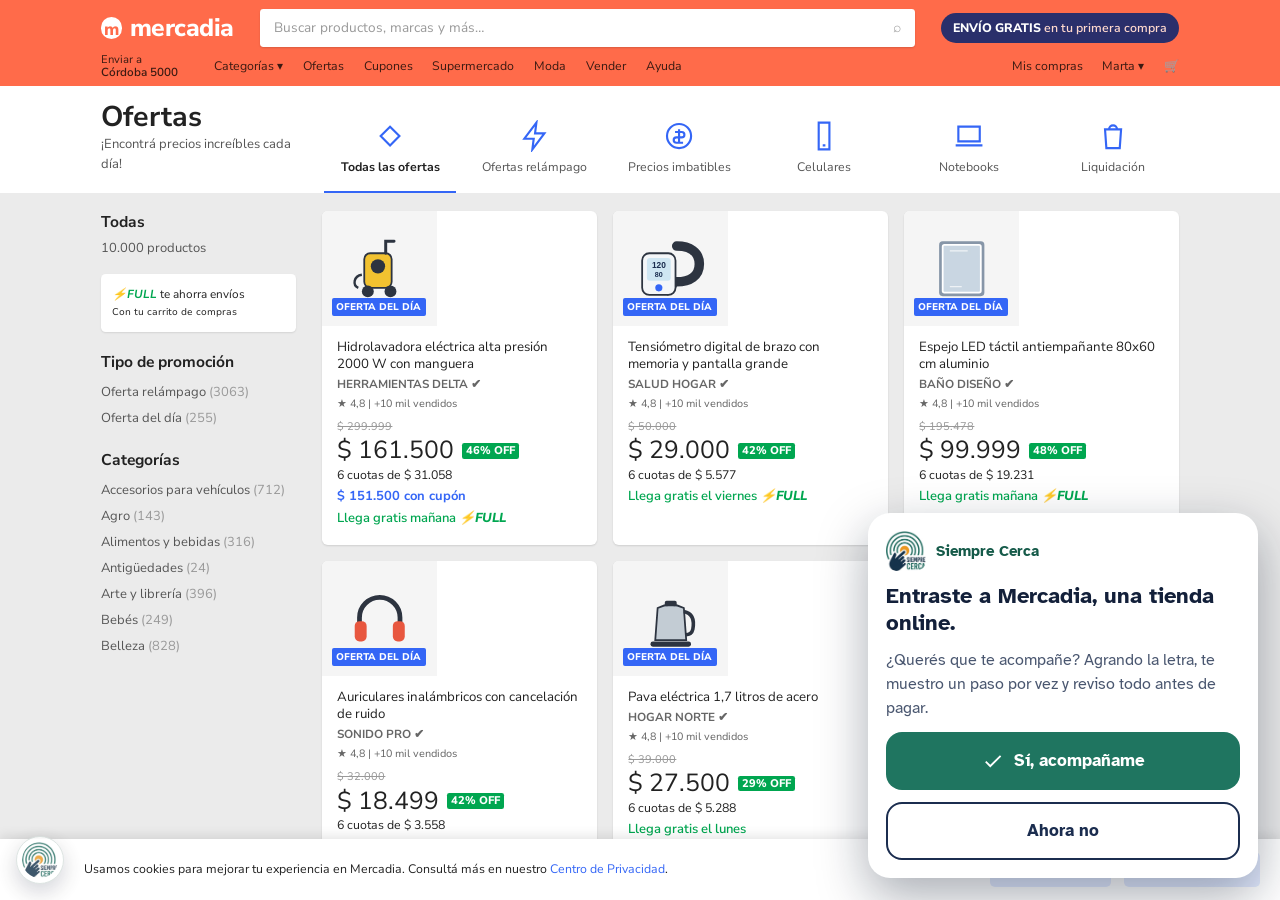
<file: modo-acompanado/index.html>
<!doctype html>
<html lang="es">
<head>
  <meta charset="utf-8">
  <meta name="viewport" content="width=device-width, initial-scale=1, viewport-fit=cover">
  <title>Modo Acompañado</title>
  <meta name="claude:viewport-fit-sides" content="cover">
  <link rel="preconnect" href="https://fonts.googleapis.com">
  <link rel="preconnect" href="https://fonts.gstatic.com" crossorigin>
  <link rel="stylesheet" href="https://fonts.googleapis.com/css2?family=Atkinson+Hyperlegible:wght@400;700&family=Barlow+Condensed:wght@600;700&family=Nunito+Sans:wght@400;600;700;800&display=swap">
  <link rel="stylesheet" href="css/estilos.css">
</head>
<body>
  <!-- La tienda + Siempre Cerca, a pantalla completa -->
  <div class="store" id="store"></div>

  <!-- Herramientas para presentar (no son parte del producto) -->
  <button type="button" class="pres-fab" id="pres-open" aria-controls="pres" aria-expanded="false" aria-label="Abrir la guía de la demo" title="Guía de la demo">
    <img src="img/logo-siempre-cerca.jpg" alt=""><span class="lbl">Guía de la demo</span>
  </button>

  <aside class="pres" id="pres" aria-label="Guía de la demo" hidden>
    <div class="pres-head">
      <img src="img/logo-siempre-cerca.jpg" alt="Logo de Siempre Cerca">
      <div><p class="pres-kicker">Siempre Cerca · prototipo</p><h1>Modo Acompañado</h1></div>
      <button type="button" class="pres-close" id="pres-close" aria-label="Cerrar la guía">✕</button>
    </div>

    <div class="pres-body">
      <div class="mode-switch">
        <span class="mode-label" id="lbl-mode">Modo Acompañado</span>
        <button type="button" class="switch" id="sw-mode" role="switch" aria-checked="false" aria-labelledby="lbl-mode"><span></span></button>
        <span class="mode-state" id="mode-state">Apagado</span>
      </div>

      <section>
        <h3>Recorrido</h3>
        <ol class="route" id="route"></ol>
      </section>

      <section>
        <h3 id="lbl-case">Qué encuentra Cerca al pagar</h3>
        <div class="seg" role="radiogroup" aria-labelledby="lbl-case" id="case-seg">
          <button type="button" id="case-verde" data-case="verde" role="radio" class="seg-btn"><i class="dot verde"></i>Verde</button>
          <button type="button" id="case-amarillo" data-case="amarillo" role="radio" class="seg-btn"><i class="dot amarillo"></i>Amarillo</button>
          <button type="button" id="case-rojo" data-case="rojo" role="radio" class="seg-btn"><i class="dot rojo"></i>Rojo</button>
        </div>
        <p class="hint" id="case-hint"></p>
      </section>

      <article class="why" id="why"></article>

      <details class="real">
        <summary>Qué funciona y qué está simulado</summary>
        <div class="table-wrap">
          <table>
            <tbody>
              <tr><td>Recorrido de compra completo, con y sin acompañamiento</td><td><span class="pill ok">Funciona</span></td></tr>
              <tr><td>Agrandar letra y botones, esconder distracciones</td><td><span class="pill ok">Funciona</span></td></tr>
              <tr><td>Resaltar el próximo paso</td><td><span class="pill ok">Funciona</span></td></tr>
              <tr><td>Leer en voz alta y «Tocar y escuchar»</td><td><span class="pill ok">Funciona</span></td></tr>
              <tr><td>Reconocer que se entró a una tienda</td><td><span class="pill sim">Simulado</span></td></tr>
              <tr><td>Semáforo Cerca (3 casos precargados)</td><td><span class="pill sim">Simulado</span></td></tr>
              <tr><td>Búsqueda por voz</td><td><span class="pill sim">Simulado</span></td></tr>
              <tr><td>Llamada a un familiar o a un operador</td><td><span class="pill sim">Simulado</span></td></tr>
            </tbody>
          </table>
        </div>
        <p class="hint"><b>Falta validar:</b> pruebas con personas mayores, permisos para mostrarse encima de otras apps, acuerdos con tiendas y bancos, operadores capacitados.</p>
      </details>

      <div class="pres-foot">
        <button type="button" class="ghost-btn" id="btn-reset">Reiniciar demo</button>
        <span class="hint">Mercadia es una tienda ficticia. Nada compra, cobra ni llama de verdad.</span>
      </div>
    </div>
  </aside>

  <div class="toast" id="toast" role="status" hidden></div>
  <script src="js/app.js"></script>
</body>
</html>
</file>
<file: modo-acompanado/css/estilos.css>
/* Layout: la tienda ocupa toda la pantalla como una web real; Siempre Cerca se acopla a la derecha.
   Las herramientas para presentar viven en un panel aparte que se abre desde abajo a la izquierda. */
:root {
  /* Página (sigue el tema claro/oscuro del visitante) */
  --bg: #EEF2F1;
  --surface: #FFFFFF;
  --fg: #152036;
  --muted: #56637A;
  --line: #D6DFDC;
  --accent: #1F7560;
  --accent-soft: #DDEFE8;

  /* Marca Siempre Cerca (sale del logo) */
  --navy: #1B2D4F;
  --green: #1F7560;
  --green-dark: #155A49;
  --orange: #EE9B2A;
  --orange-dark: #A85F06;

  /* Semáforo */
  --ok: #1E8A4C;
  --warn: #D99A00;
  --bad: #C8322B;

  --font-display: "Barlow Condensed", "Arial Narrow", sans-serif;
  --font-ui: "Atkinson Hyperlegible", Verdana, "Segoe UI", sans-serif;
  --font-store: "Nunito Sans", "Segoe UI", Helvetica, Arial, sans-serif;
}
@media (prefers-color-scheme: dark) {
  :root:not([data-theme="light"]) {
    --bg: #0E1624; --surface: #162134; --fg: #E7EDF3; --muted: #9AA9BC;
    --line: #283650; --accent: #5CC4A6; --accent-soft: #163630; --orange-dark: #F3B259;
    color-scheme: dark;
  }
}
:root[data-theme="dark"] {
  --bg: #0E1624; --surface: #162134; --fg: #E7EDF3; --muted: #9AA9BC;
  --line: #283650; --accent: #5CC4A6; --accent-soft: #163630; --orange-dark: #F3B259;
  color-scheme: dark;
}

* { box-sizing: border-box; }
[hidden] { display: none !important; }
body { margin: 0; background: var(--bg); color: var(--fg); font-family: var(--font-ui); font-size: 15px; line-height: 1.5; }
html, body { height: 100%; }
body { overflow: hidden; }
button { font: inherit; cursor: pointer; color: inherit; }
button:focus-visible, a:focus-visible { outline: 3px solid var(--orange); outline-offset: 2px; }

/* =========================================================
   TIENDA (Mercadia, ficticia). Ocupa toda la pantalla.
   Todas las medidas en em para que Siempre Cerca pueda agrandarla.
   ========================================================= */
.store { position: fixed; inset: 0; display: grid; grid-template-columns: minmax(0, 1fr); background: #EBEBEB; color: #222; font-family: var(--font-store); }
.store.acomp { grid-template-columns: minmax(0, 1fr) clamp(360px, 27vw, 430px); }
.site { position: relative; overflow-y: auto; overflow-x: hidden; scroll-behavior: smooth; }
.site-inner { position: relative; font-size: clamp(13px, 1vw, 16px); min-height: 100%; padding-left: env(safe-area-inset-left, 0px); }
.store.acomp .site-inner { font-size: calc(clamp(16px, 1.28vw, 21px) * var(--lvl, 1)); }

.m-head { background: #FF6B4A; }
.m-head-in { max-width: 1120px; margin: 0 auto; padding: .7em 1.6em .55em; display: grid; grid-template-columns: auto 1fr auto; gap: .5em 2em; align-items: center; }
.m-logo { font-weight: 800; font-size: 1.9em; color: #fff; letter-spacing: -.02em; display: flex; align-items: center; gap: .3em; }
.m-logo i { width: 1.25em; height: 1.25em; border-radius: 50%; background: #fff; display: grid; place-items: center; color: #FF6B4A; font-style: normal; font-size: .7em; }
.m-search { background: #fff; border-radius: .25em; padding: .65em 1em; color: #999; font-size: 1.05em; box-shadow: 0 1px 2px rgba(0,0,0,.15); display: flex; justify-content: space-between; }
.m-promo { background: #2A2F6B; color: #fff; border-radius: 2em; padding: .45em 1em; font-weight: 800; font-size: .95em; white-space: nowrap; }
.m-promo span { color: #FFD9CE; font-weight: 600; }
.m-nav { grid-column: 1 / -1; display: flex; gap: 1.6em; font-size: .95em; color: #3B1A12; align-items: center; }
.m-nav .send { color: #3B1A12; font-size: .9em; line-height: 1.1; margin-right: 1.5em; }
.m-nav .send b { display: block; font-weight: 600; font-size: 1.05em; }
.m-nav .right { margin-left: auto; display: flex; gap: 1.6em; }
.m-head.simple .m-head-in { grid-template-columns: auto 1fr auto; padding-block: .9em; }
.m-user { color: #fff; font-weight: 700; display: flex; gap: 1.4em; align-items: center; }
.m-user .av { width: 1.9em; height: 1.9em; border-radius: 50%; background: #fff; color: #FF6B4A; display: inline-grid; place-items: center; font-size: .8em; margin-right: .4em; }

.m-wrap { max-width: 1120px; margin: 0 auto; padding: 1.4em 1.6em 3em; }
.m-cats { background: #fff; }
.m-cats-in { max-width: 1120px; margin: 0 auto; padding: 1.3em 1.6em 0; display: grid; grid-template-columns: 1.6fr repeat(6, 1fr); align-items: end; gap: 1em; }
.m-cats h2 { margin: 0; font-size: 2.2em; font-weight: 700; line-height: 1; }
.m-cats p { margin: .3em 0 1.4em; color: #555; }
.m-cat { text-align: center; color: #555; font-size: .95em; padding-bottom: 1.1em; border-bottom: .2em solid transparent; }
.m-cat.on { color: #222; font-weight: 700; border-color: #3466F6; }
.m-cat svg { width: 2.6em; height: 2.6em; display: block; margin: 0 auto .5em; stroke: #3466F6; fill: none; stroke-width: 1.6; }

.m-list { display: grid; grid-template-columns: 15em minmax(0, 1fr); gap: 2em; }
.m-side h4 { margin: 0 0 .3em; font-size: 1.2em; }
.m-side p { margin: 0 0 1.2em; color: #555; }
.m-side .full { background: #fff; border-radius: .4em; padding: 1em; margin-bottom: 1.6em; box-shadow: 0 1px 2px rgba(0,0,0,.1); font-size: .9em; }
.m-side .full b { color: #00A650; font-style: italic; }
.m-side ul { list-style: none; margin: 0 0 1.4em; padding: 0; color: #555; line-height: 2; }
.m-side ul span { color: #999; }
.m-grid { display: grid; grid-template-columns: repeat(3, minmax(0, 1fr)); gap: 1.2em; align-content: start; }
.m-card { background: #fff; border-radius: .45em; box-shadow: 0 1px 2px rgba(0,0,0,.12); overflow: hidden; display: flex; flex-direction: column; cursor: pointer; border: 0; padding: 0; text-align: left; font: inherit; color: inherit; }
.m-card:hover { box-shadow: 0 6px 16px rgba(0,0,0,.14); }
.m-card .img { aspect-ratio: 1 / 1; background: #F5F5F5; display: grid; place-items: center; position: relative; }
.m-card .img svg { width: 62%; height: 62%; }
.m-card .tagday { position: absolute; left: 1em; bottom: 1em; background: #3466F6; color: #fff; font-weight: 800; font-size: .75em; padding: .2em .5em; border-radius: .2em; }
.m-card .body { padding: 1em 1.2em 1.3em; display: flex; flex-direction: column; gap: .2em; }
.m-card .t { font-size: 1.02em; line-height: 1.3; }
.m-card .seller { color: #666; font-size: .9em; font-weight: 700; }
.m-card .rate { font-size: .82em; color: #666; }
.m-card .old { color: #999; text-decoration: line-through; font-size: .85em; margin-top: .4em; }
.m-card .price { font-size: 1.9em; line-height: 1; display: flex; align-items: center; gap: .3em; }
.off { background: #00A650; color: #fff; font-size: .45em; font-weight: 800; padding: .2em .35em; border-radius: .2em; }
.m-card .cuotas { font-size: .95em; }
.green-t { color: #00A650; font-weight: 600; }
.full-t { color: #00A650; font-style: italic; font-weight: 800; }
.ver { color: #3466F6; font-weight: 700; }

.m-cookie { position: sticky; bottom: 0; background: #fff; box-shadow: 0 -2px 12px rgba(0,0,0,.12); padding: 1em 1.6em; display: flex; gap: 1em; align-items: center; font-size: .95em; z-index: 2; }
.m-cookie span { flex: 1; }
.m-cookie button { border: 0; background: #E3EBFF; color: #3466F6; font-weight: 700; padding: .7em 1.2em; border-radius: .4em; font: inherit; font-weight: 700; }

/* Producto */
.m-also { font-size: .95em; color: #333; margin-bottom: 1em; }
.m-crumbs { color: #3466F6; font-size: .95em; margin-bottom: 1em; display: flex; justify-content: space-between; }
.m-prod { background: #fff; border-radius: .45em; box-shadow: 0 1px 2px rgba(0,0,0,.1); padding: 1.6em; display: grid; grid-template-columns: 4.5em minmax(0, 1.25fr) minmax(0, 1fr) 21em; gap: 1.6em; align-items: start; }
.m-thumbs { display: flex; flex-direction: column; gap: .5em; }
.m-thumbs i { aspect-ratio: 1; border: 1px solid #ddd; border-radius: .3em; background: #F5F5F5; display: block; }
.m-thumbs i:first-child { border: 2px solid #3466F6; }
.m-gallery { aspect-ratio: 1; background: #F7F7F7; border-radius: .4em; display: grid; place-items: center; }
.m-gallery svg { width: 75%; height: 75%; }
.m-info { display: flex; flex-direction: column; gap: .45em; }
.m-info .store-link { color: #3466F6; font-size: .95em; }
.m-info .meta { color: #777; font-size: .9em; }
.m-info .badge-hot { align-self: flex-start; background: #FF7733; color: #fff; font-size: .75em; font-weight: 800; padding: .15em .45em; border-radius: .2em; }
.m-info h3 { margin: 0; font-size: 1.6em; line-height: 1.2; font-weight: 700; }
.m-info .stars { color: #3466F6; font-size: .95em; }
.m-info .price { font-size: 2.4em; line-height: 1; display: flex; align-items: center; gap: .25em; }
.m-info .tax { font-size: .8em; color: #777; }
.m-info .coupon { align-self: flex-start; background: #E3EBFF; color: #3466F6; font-weight: 700; padding: .3em .6em; border-radius: .3em; font-size: .95em; }
.m-info .feat { margin-top: .6em; font-size: .95em; }
.m-info .feat ul { margin: .3em 0 0; padding-left: 1.2em; line-height: 1.7; }
.m-buy { border: 1px solid #e3e3e3; border-radius: .5em; padding: 1.3em; display: flex; flex-direction: column; gap: .6em; font-size: .98em; }
.m-buy p { margin: 0; line-height: 1.35; }
.m-buy .stock { font-weight: 700; margin-top: .4em; }
.btn-m { border: 0; border-radius: .4em; padding: .95em 1em; font: inherit; font-weight: 700; font-size: 1.05em; width: 100%; }
.btn-m.primary { background: #3466F6; color: #fff; }
.btn-m.primary:hover { background: #2552D6; }
.btn-m.soft { background: #E3EBFF; color: #3466F6; }
.m-buy .shopinfo { border-top: 1px solid #eee; padding-top: .8em; font-size: .92em; color: #555; }

/* Protección */
.m-white { background: #fff; min-height: 100vh; }
.m-prot { max-width: 1120px; margin: 0 auto; padding: 2em 1.6em; display: flex; flex-direction: column; gap: 1.1em; }
.m-prot h2 { margin: 0; font-size: 2.1em; font-weight: 700; }
.m-prot .for { display: flex; gap: 1em; align-items: center; }
.m-prot .for i { width: 3.6em; height: 3.6em; border-radius: 50%; border: 2px solid #00A650; display: grid; place-items: center; background: #F5F5F5; }
.m-prot .for i svg { width: 70%; height: 70%; }
.m-prot .for small { display: block; color: #777; font-size: .95em; }
.opt { display: flex; align-items: center; gap: 1em; border: 1px solid #ddd; border-radius: .5em; padding: 1.5em 1.6em; background: #fff; font: inherit; color: inherit; width: 100%; text-align: left; position: relative; }
.opt.sel { border: 2px solid #3466F6; }
.opt .radio { width: 1.3em; height: 1.3em; border-radius: 50%; border: 2px solid #888; flex: none; display: grid; place-items: center; }
.opt.sel .radio { border-color: #3466F6; }
.opt.sel .radio::after { content: ""; width: .6em; height: .6em; border-radius: 50%; background: #3466F6; }
.opt .name { font-size: 1.4em; flex: 1; }
.opt .p { text-align: right; font-size: 1.1em; }
.opt .p s { color: #999; margin-right: .4em; }
.opt .p small { display: block; color: #00A650; }
.opt .rec { position: absolute; top: -1px; right: -1px; background: #222; color: #fff; font-size: .78em; font-weight: 800; padding: .3em .7em; border-radius: 0 .45em 0 .3em; }
.m-prot .actions { display: flex; align-items: center; gap: 1em; margin-top: .6em; }
.m-prot .actions p { flex: 1; margin: 0; font-size: .95em; }
.m-prot .actions .btn-m { width: auto; padding-inline: 1.6em; }
.blue { color: #3466F6; }

/* Checkout */
.m-check { max-width: 1120px; margin: 0 auto; padding: 1.6em; display: grid; grid-template-columns: minmax(0, 1fr) 24em; gap: 1.6em; align-items: start; }
.m-check h2 { margin: 0 0 .6em; font-size: 1.9em; font-weight: 700; }
.m-box { background: #fff; border: 1px solid #e5e5e5; border-radius: .8em; padding: 1.4em 1.5em; margin-bottom: 1.1em; }
.m-box h4 { margin: 0 0 .8em; font-size: 1.35em; font-weight: 700; }
.m-item { display: flex; gap: 1em; align-items: center; margin-bottom: 1.2em; }
.m-item i { width: 4.6em; height: 4.6em; background: #F5F5F5; border-radius: .3em; display: grid; place-items: center; flex: none; }
.m-item i svg { width: 80%; height: 80%; }
.m-item small { color: #777; display: block; }
.m-item .tagday { background: #3466F6; color: #fff; font-weight: 800; font-size: .7em; padding: .15em .45em; border-radius: .2em; }
.m-tabs { display: inline-grid; grid-template-columns: 1fr 1fr; background: #F2F2F2; border-radius: .6em; padding: .25em; margin-bottom: .9em; }
.m-tabs span { padding: .55em 3em; text-align: center; border-radius: .5em; line-height: 1.2; }
.m-tabs span.on { background: #fff; border: 1px solid #3466F6; }
.m-tabs small { display: block; color: #00A650; }
.m-addr { border: 1px solid #3466F6; border-radius: .5em; padding: 1em 1.2em; }
.m-addr b { display: block; }
.m-row { display: flex; justify-content: space-between; align-items: center; padding: .55em 0; }
.m-row .r { display: flex; gap: .7em; align-items: center; }
.m-row .rd { width: 1.1em; height: 1.1em; border-radius: 50%; border: 2px solid #999; display: inline-grid; place-items: center; }
.m-row .rd.on { border-color: #3466F6; }
.m-row .rd.on::after { content: ""; width: .5em; height: .5em; border-radius: 50%; background: #3466F6; }
.m-pay { display: flex; gap: 1em; align-items: center; padding: .7em 0; }
.m-pay .card { width: 2.6em; height: 2.6em; border-radius: 50%; border: 1px solid #ddd; display: grid; place-items: center; }
.m-pay .card svg { width: 1.3em; height: 1.3em; }
.m-sum { position: sticky; top: 1em; background: #fff; border: 1px solid #e5e5e5; border-radius: .8em; padding: 1.4em 1.5em; }
.m-sum h4 { margin: 0 0 .8em; font-size: 1.4em; }
.m-sum .ln { display: flex; justify-content: space-between; padding: .35em 0; font-variant-numeric: tabular-nums; }
.m-sum .ln.disc span:last-child { color: #00A650; }
.m-sum .tot { border-top: 1px solid #e5e5e5; margin-top: .6em; padding-top: .8em; font-size: 1.35em; font-weight: 700; }
.m-sum .btn-m { margin-top: 1em; }
.m-sum .save { text-align: right; color: #00A650; font-size: .9em; }
.m-tip { position: relative; display: inline-block; background: #3466F6; color: #fff; padding: .6em 1em; border-radius: .4em; font-size: .9em; margin-top: -.3em; }

.m-chat { position: absolute; right: 1.6em; bottom: 1.6em; width: 22em; background: #fff; border-radius: .8em; box-shadow: 0 10px 30px rgba(0,0,0,.28); overflow: hidden; z-index: 3; }
.m-chat header { background: #25374F; color: #fff; padding: .7em 1em; font-weight: 700; display: flex; justify-content: space-between; }
.m-chat p { margin: 0; padding: 1em; font-size: .95em; line-height: 1.4; }
.m-chat .btn-m { width: calc(100% - 2em); margin: 0 1em 1em; background: #25D366; color: #fff; }

/* Listo */
.m-done { max-width: 760px; margin: 0 auto; padding: 3em 1.6em; text-align: center; display: flex; flex-direction: column; align-items: center; gap: .7em; }
.m-done .ok { width: 5em; height: 5em; border-radius: 50%; background: #00A650; display: grid; place-items: center; }
.m-done .ok svg { width: 60%; fill: #fff; }
.m-done h2 { margin: 0; font-size: 2em; }
.m-done .m-box { text-align: left; width: 100%; }

/* --------- Tienda adaptada por Siempre Cerca --------- */
.store.acomp .hide-acomp { display: none !important; }
.store.acomp .m-head-in { padding-block: .6em; }
.store.acomp .m-nav { display: none; }
.store.acomp .m-promo { display: none; }
.store.acomp .m-list { grid-template-columns: minmax(0, 1fr); }
.store.acomp .m-grid { grid-template-columns: repeat(2, minmax(0, 1fr)); }
.store.acomp .m-card .img { aspect-ratio: 16 / 10; }
.store.acomp .m-prod { grid-template-columns: minmax(0, 1fr) minmax(0, 1.3fr); }
.store.acomp .m-buy { grid-column: 1 / -1; }
.store.acomp .m-check { grid-template-columns: minmax(0, 1fr); }
.store.acomp .m-sum { position: static; }
.store.acomp .btn-m { padding-block: 1.1em; }
.store.acomp .m-wrap, .store.acomp .m-prot, .store.acomp .m-check { padding-bottom: 6em; }

/* Foco (el "agujero" que deja ver solo el próximo paso) */
.spot { position: absolute; z-index: 20; pointer-events: none; border-radius: .9em; box-shadow: 0 0 0 4px var(--orange), 0 0 0 9999px rgba(13, 22, 40, .58); transition: transform .38s cubic-bezier(.2,.8,.2,1); top: 0; left: 0; }
.spot::after { content: ""; position: absolute; inset: -10px; border-radius: 1.2em; border: 3px solid rgba(238,155,42,.6); animation: ring 1.6s ease-out infinite; }
@keyframes ring { from { opacity: 1; transform: scale(.98); } to { opacity: 0; transform: scale(1.06); } }
.spot-tag { position: absolute; left: 50%; top: -2.6em; transform: translateX(-50%); background: var(--orange); color: #1E1405; font-family: var(--font-ui); font-weight: 700; font-size: 15px; padding: .35em .9em; border-radius: 2em; white-space: nowrap; box-shadow: 0 4px 10px rgba(0,0,0,.25); }
.spot.below .spot-tag { top: auto; bottom: -2.6em; }
.spot.remote { box-shadow: 0 0 0 4px #5CC4A6, 0 0 0 9999px rgba(13, 22, 40, .58); }
.spot.remote .spot-tag { background: #5CC4A6; }
.store.listen [data-say] { outline: 2px dashed rgba(31,117,96,.7); outline-offset: 3px; border-radius: .3em; cursor: help; }
.store.listen [data-say]:hover { background-color: rgba(31,117,96,.09); }

/* =========================================================
   PANEL SIEMPRE CERCA (se acopla a la derecha de la tienda)
   ========================================================= */
.sc { font-family: var(--font-ui); background: #F6F9F8; color: #13203A; border-left: 1px solid #CFDAD5; display: flex; flex-direction: column; min-height: 0; font-size: 17px; box-shadow: -10px 0 30px rgba(10,20,40,.12); position: relative; z-index: 30; animation: slidein .4s ease-out; }
@keyframes slidein { from { transform: translateX(40px); opacity: 0; } }
.sc-top { display: flex; align-items: center; gap: 10px; padding: 14px 16px; background: #fff; border-bottom: 1px solid #DCE5E1; }
.sc-brand { flex: 1; min-width: 0; display: flex; gap: 10px; align-items: center; }
.sc-brand img { width: 42px; height: 42px; border-radius: 10px; object-fit: cover; }
.sc-brand > div { min-width: 0; }
.sc-brand b { display: block; white-space: nowrap; overflow: hidden; text-overflow: ellipsis; font-family: var(--font-display); font-size: 18px; line-height: 1; color: var(--navy); letter-spacing: .02em; }
.sc-brand small { font-size: 12.5px; color: #4A5770; }
.sc-call { flex: none; display: flex; align-items: center; gap: 8px; background: var(--orange); color: #1E1405; border: 0; border-radius: 16px; padding: 0 14px; height: 56px; font-weight: 700; font-size: 17px; box-shadow: 0 4px 12px rgba(238,155,42,.4); }
.sc-call:hover { background: #F5AC45; }
.sc-call svg { width: 24px; height: 24px; fill: currentColor; }

.sc-tools { display: grid; grid-template-columns: repeat(3, 1fr); gap: 8px; padding: 12px 16px; border-bottom: 1px solid #DCE5E1; }
.tool { display: flex; flex-direction: column; align-items: center; gap: 4px; background: #fff; border: 2px solid #D3DED9; border-radius: 14px; padding: 8px 4px; font-size: 13px; font-weight: 700; color: #1B2D4F; min-height: 66px; }
.tool svg { width: 24px; height: 24px; fill: currentColor; }
.tool[aria-pressed="true"] { background: var(--green); border-color: var(--green); color: #fff; }
.tool .sizes { display: flex; gap: 2px; align-items: baseline; font-family: var(--font-display); }
.tool .sizes span { opacity: .45; } .tool .sizes span.on { opacity: 1; }

.sc-prog { padding: 12px 16px 0; }
.sc-prog .lbl { display: flex; justify-content: space-between; font-size: 13.5px; font-weight: 700; color: var(--green-dark); }
.dots { display: grid; grid-template-columns: repeat(5, 1fr); gap: 6px; margin-top: 8px; }
.dots i { height: 8px; border-radius: 8px; background: #D5E2DC; }
.dots i.done { background: var(--green); }
.dots i.now { background: var(--orange); }

.sc-body { flex: 1; min-height: 0; overflow-y: auto; padding: 14px 16px 16px; display: flex; flex-direction: column; gap: 14px; }
.say { display: flex; gap: 12px; align-items: flex-start; }
.say .face { width: 46px; height: 46px; flex: none; border-radius: 50%; background: #fff; border: 2px solid #CFE3DA; display: grid; place-items: center; }
.say .face svg { width: 30px; height: 30px; }
.say .bubble { background: #fff; border: 2px solid #CFE3DA; border-radius: 4px 18px 18px 18px; padding: 12px 14px; font-size: 19px; line-height: 1.35; flex: 1; min-width: 0; }
.say .bubble b { color: var(--green-dark); }
.repeat { align-self: flex-start; display: inline-flex; align-items: center; gap: 8px; background: transparent; border: 2px solid var(--green); color: var(--green-dark); border-radius: 30px; padding: 8px 16px; font-weight: 700; font-size: 15px; margin-left: 58px; }
.repeat svg { width: 20px; height: 20px; fill: currentColor; }
.repeat.is-on { background: var(--green); color: #fff; }

.keyfacts { background: #fff; border: 2px solid #DCE5E1; border-radius: 18px; }
.keyfacts h4 { margin: 0; padding: 12px 14px 2px; font-size: 14px; color: #4A5770; }
.kf { display: flex; gap: 12px; align-items: center; padding: 10px 14px; }
.kf + .kf { border-top: 1px solid #E5ECE9; }
.kf .ic { width: 38px; height: 38px; flex: none; border-radius: 12px; background: #E1F0EA; color: var(--green-dark); display: grid; place-items: center; }
.kf .ic svg { width: 22px; height: 22px; fill: currentColor; }
.kf p { margin: 0; font-size: 15.5px; line-height: 1.3; }
.kf b { display: block; font-size: 17px; }

.alert { border-radius: 18px; padding: 14px; display: flex; gap: 12px; border: 2px solid; }
.alert p { margin: 0; font-size: 16px; line-height: 1.35; }
.alert b { display: block; font-size: 18px; margin-bottom: 2px; }
.alert.amarillo { background: #FFF6DA; border-color: var(--warn); }
.alert.rojo { background: #FDE6E4; border-color: var(--bad); }
.alert.verde { background: #E3F4EA; border-color: var(--ok); }
.lamp { flex: none; width: 40px; background: #1A2233; border-radius: 22px; padding: 5px; display: flex; flex-direction: column; gap: 4px; align-self: flex-start; }
.lamp i { width: 30px; height: 30px; border-radius: 50%; background: #3A4458; display: block; }
.lamp i.on.r { background: #FF4A3D; box-shadow: 0 0 12px #FF4A3D; }
.lamp i.on.a { background: #FFC928; box-shadow: 0 0 12px #FFC928; }
.lamp i.on.v { background: #2BD46E; box-shadow: 0 0 12px #2BD46E; }
.checks { list-style: none; margin: 0; padding: 0; display: flex; flex-direction: column; gap: 8px; }
.checks li { display: flex; gap: 10px; align-items: flex-start; background: #fff; border: 2px solid #DCE5E1; border-radius: 14px; padding: 10px 12px; font-size: 15px; line-height: 1.3; }
.checks li b { display: block; font-size: 16px; }
.mk { flex: none; width: 26px; height: 26px; border-radius: 50%; display: grid; place-items: center; color: #fff; font-weight: 700; font-size: 15px; }
.mk.v { background: var(--ok); } .mk.a { background: var(--warn); color: #3A2A00; } .mk.r { background: var(--bad); }

.sc-btn { width: 100%; min-height: 58px; border-radius: 16px; border: 0; font-weight: 700; font-size: 17px; display: flex; align-items: center; justify-content: center; gap: 10px; padding: 8px 14px; }
.sc-btn svg { width: 22px; height: 22px; fill: currentColor; }
.sc-btn.primary { background: var(--green); color: #fff; }
.sc-btn.primary:hover { background: var(--green-dark); }
.sc-btn.line { background: #fff; color: var(--navy); border: 2px solid var(--navy); }
.sc-btn.mic { background: var(--navy); color: #fff; justify-content: flex-start; }
.sc-btn.mic .mi { width: 38px; height: 38px; border-radius: 50%; background: var(--orange); color: var(--navy); display: grid; place-items: center; }
.sc-btn.mic.on .mi { animation: pulse2 1s ease-in-out infinite; }
@keyframes pulse2 { 50% { box-shadow: 0 0 0 9px rgba(238,155,42,.3); } }
.listen-box { background: #fff; border: 2px dashed var(--green); border-radius: 16px; padding: 12px 14px; font-size: 16px; line-height: 1.35; }
.listen-box small { display: block; font-size: 14px; color: var(--green-dark); font-weight: 700; margin-bottom: 4px; }
.sc-foot { padding: 10px 16px 14px; border-top: 1px solid #DCE5E1; background: #fff; display: flex; justify-content: space-between; }
.sc-link { background: none; border: 0; color: var(--navy); text-decoration: underline; font-weight: 700; font-size: 14.5px; padding: 6px 2px; }

.who { display: flex; gap: 14px; align-items: center; width: 100%; text-align: left; background: #fff; border: 2px solid #D3DED9; border-radius: 18px; padding: 14px; min-height: 84px; color: #13203A; }
.who:hover { border-color: var(--green); }
.av { width: 54px; height: 54px; flex: none; border-radius: 50%; display: grid; place-items: center; font-weight: 700; font-size: 19px; color: #fff; }
.who b { display: block; font-size: 18px; }
.who small { color: #4A5770; font-size: 14px; line-height: 1.25; display: block; }

.call { background: linear-gradient(180deg, #1B2D4F, #10203A); color: #fff; border-radius: 20px; padding: 22px 18px; display: flex; flex-direction: column; align-items: center; gap: 10px; text-align: center; }
.call .av { width: 84px; height: 84px; font-size: 28px; }
.call .av.ring { animation: ringav 1.2s ease-in-out infinite; }
@keyframes ringav { 50% { box-shadow: 0 0 0 16px rgba(92,196,166,.2); } }
.call h4 { margin: 4px 0 0; font-size: 21px; }
.call .st { margin: 0; opacity: .85; font-variant-numeric: tabular-nums; }
.call .share { display: flex; gap: 8px; align-items: center; background: rgba(255,255,255,.12); border-radius: 12px; padding: 8px 10px; font-size: 14px; text-align: left; }
.call .share i { width: 10px; height: 10px; border-radius: 50%; background: #2BD46E; flex: none; }
.call .line { background: #fff; color: #13203A; border-radius: 16px 16px 16px 4px; padding: 12px; text-align: left; font-size: 16px; line-height: 1.35; align-self: stretch; }
.call-actions { display: flex; gap: 18px; margin-top: 6px; }
.round { display: flex; flex-direction: column; align-items: center; gap: 5px; background: none; border: 0; color: #fff; font-size: 13px; }
.round span { width: 58px; height: 58px; border-radius: 50%; display: grid; place-items: center; background: rgba(255,255,255,.16); }
.round.hang span { width: 68px; height: 68px; background: var(--bad); }
.round svg { width: 26px; height: 26px; fill: currentColor; }

.done-hero { text-align: center; display: flex; flex-direction: column; align-items: center; gap: 8px; }
.done-hero .ok { width: 92px; height: 92px; border-radius: 50%; background: var(--ok); display: grid; place-items: center; animation: pop .5s ease-out; }
.done-hero .ok svg { width: 56px; fill: #fff; }
@keyframes pop { from { transform: scale(.6); opacity: 0; } }
.done-hero p { margin: 0; font-size: 24px; font-weight: 700; line-height: 1.2; }

/* Burbuja de Siempre Cerca cuando el modo está apagado */
.sc-offer { position: fixed; right: calc(22px + env(safe-area-inset-right, 0px)); bottom: calc(22px + env(safe-area-inset-bottom, 0px)); z-index: 40; width: 390px; background: #fff; border-radius: 22px; box-shadow: 0 18px 50px rgba(10,20,40,.35); padding: 18px; font-family: var(--font-ui); color: #13203A; display: flex; flex-direction: column; gap: 12px; animation: up .45s ease-out; }
@keyframes up { from { transform: translateY(30px); opacity: 0; } }
.sc-offer .hd { display: flex; gap: 10px; align-items: center; font-weight: 700; color: var(--green-dark); }
.sc-offer .hd img { width: 40px; height: 40px; border-radius: 10px; }
.sc-offer h3 { margin: 0; font-size: 22px; line-height: 1.2; }
.sc-offer p { margin: 0; color: #4A5770; font-size: 16px; }
.sc-fab { position: fixed; right: calc(22px + env(safe-area-inset-right, 0px)); bottom: calc(22px + env(safe-area-inset-bottom, 0px)); z-index: 40; display: flex; align-items: center; gap: 10px; background: var(--green); color: #fff; border: 0; border-radius: 40px; padding: 8px 20px 8px 8px; font-family: var(--font-ui); font-weight: 700; font-size: 17px; box-shadow: 0 10px 26px rgba(0,0,0,.3); }
.sc-fab img { width: 44px; height: 44px; border-radius: 50%; object-fit: cover; background: #fff; }

.toast { position: fixed; left: 50%; bottom: calc(24px + env(safe-area-inset-bottom, 0px)); transform: translateX(-50%); z-index: 100; background: var(--navy); color: #fff; padding: 14px 20px; border-radius: 14px; font-weight: 700; box-shadow: 0 10px 24px rgba(0,0,0,.3); max-width: calc(100% - 32px); text-align: center; }

@media (prefers-reduced-motion: reduce) {
  *, *::before, *::after { animation: none !important; transition: none !important; scroll-behavior: auto !important; }
}

/* Ajustes Modo Acompañado: protección */
.store.acomp .m-prot .actions .btn-m { flex: 1; }
.store.acomp .opt.sel::before { content: "Ya viene marcada"; position: absolute; top: -.85em; left: 1.2em; background: var(--warn); color: #3A2A00; font-family: var(--font-ui); font-weight: 700; font-size: .72em; padding: .15em .7em; border-radius: 1em; }
.m-chat .x { background: none; border: 0; color: #fff; font-size: 1.1em; padding: 0 .3em; cursor: pointer; }

/* =========================================================
   Pantallas angostas (celular): el panel pasa a ser una hoja inferior
   ========================================================= */
@media (max-width: 820px) {
  .store.acomp { grid-template-columns: minmax(0, 1fr); grid-template-rows: minmax(0, 1fr) auto; }
  .store.acomp .sc { max-height: 58vh; border-left: 0; border-top: 1px solid #CFDAD5; border-radius: 20px 20px 0 0; padding-bottom: env(safe-area-inset-bottom, 0px); }
  .store.acomp .sc-tools { padding-block: 8px; }
  .store.acomp .tool { min-height: 54px; }
  .m-head-in { grid-template-columns: auto minmax(0, 1fr); gap: .5em 1em; padding-inline: 1em; }
  .m-promo, .m-nav, .m-side, .m-cats, .m-also, .m-crumbs, .m-thumbs { display: none !important; }
  .m-wrap, .m-prot, .m-check { padding-inline: 1em; }
  .m-list, .m-prod, .store.acomp .m-prod, .m-check { grid-template-columns: minmax(0, 1fr); }
  .m-grid, .store.acomp .m-grid { grid-template-columns: repeat(2, minmax(0, 1fr)); gap: .8em; }
  .m-prot .actions { flex-wrap: wrap; }
  .m-chat { left: 1em; right: 1em; width: auto; }
  .sc-offer { left: 16px; right: 16px; width: auto; }
}

/* =========================================================
   GUÍA DE LA DEMO (para presentar, fuera del producto)
   ========================================================= */
.pres-fab { position: fixed; left: calc(16px + env(safe-area-inset-left, 0px)); bottom: calc(16px + env(safe-area-inset-bottom, 0px)); z-index: 60; display: flex; align-items: center; gap: 8px; background: var(--surface); color: var(--fg); border: 1px solid var(--line); border-radius: 30px; padding: 5px 14px 5px 5px; font-weight: 700; font-size: 13px; box-shadow: 0 8px 22px rgba(10,20,40,.22); opacity: .82; transition: opacity .2s; }
.pres-fab:hover, .pres-fab:focus-visible { opacity: 1; }
.pres-fab img { width: 30px; height: 30px; border-radius: 50%; object-fit: cover; background: #fff; }
.pres { position: fixed; top: 0; bottom: 0; left: 0; z-index: 70; width: min(440px, 100%); background: var(--bg); color: var(--fg); box-shadow: 20px 0 60px rgba(10,20,40,.35); display: flex; flex-direction: column; animation: presin .3s cubic-bezier(.2,.8,.2,1); padding-top: env(safe-area-inset-top, 0px); padding-left: env(safe-area-inset-left, 0px); }
@keyframes presin { from { transform: translateX(-30px); opacity: 0; } }
.pres-head { display: flex; align-items: center; gap: 12px; padding: 16px 18px; background: var(--surface); border-bottom: 1px solid var(--line); }
.pres-head img { width: 46px; height: 46px; border-radius: 12px; object-fit: cover; background: #fff; }
.pres-head > div { flex: 1; min-width: 0; }
.pres-kicker { margin: 0; font-size: 13px; color: var(--muted); font-weight: 700; }
.pres h1 { margin: 0; font-family: var(--font-display); font-size: 30px; line-height: 1; }
.pres-close { width: 40px; height: 40px; border-radius: 12px; border: 1px solid var(--line); background: transparent; font-size: 16px; }
.pres-body { flex: 1; overflow-y: auto; padding: 18px 18px calc(24px + env(safe-area-inset-bottom, 0px)); display: flex; flex-direction: column; gap: 20px; }
.pres h3 { margin: 0 0 8px; font-size: 15px; color: var(--muted); }
.mode-switch { display: flex; align-items: center; gap: 12px; background: var(--surface); border: 1px solid var(--line); border-radius: 14px; padding: 10px 14px; }
.mode-label { font-weight: 700; flex: 1; }
.mode-state { font-size: 13px; color: var(--muted); min-width: 64px; }
.switch { width: 58px; height: 32px; border-radius: 20px; border: 0; background: #A8B3BF; position: relative; padding: 0; transition: background .2s; }
.switch span { position: absolute; top: 4px; left: 4px; width: 24px; height: 24px; border-radius: 50%; background: #fff; transition: transform .2s; box-shadow: 0 1px 3px rgba(0,0,0,.3); }
.switch[aria-checked="true"] { background: var(--green); }
.switch[aria-checked="true"] span { transform: translateX(26px); }
.route { list-style: none; margin: 0; padding: 0; display: flex; flex-direction: column; gap: 6px; }
.route button { width: 100%; text-align: left; background: var(--surface); border: 1px solid var(--line); border-radius: 12px; padding: 9px 12px; display: flex; gap: 10px; align-items: center; font-size: 14px; }
.route button:hover { border-color: var(--accent); }
.route .n { width: 26px; height: 26px; border-radius: 50%; background: var(--accent-soft); color: var(--accent); display: grid; place-items: center; font-weight: 700; font-size: 13px; flex: none; }
.route .tg { margin-left: auto; font-size: 12px; color: var(--muted); }
.route button[aria-current="step"] { border-color: var(--accent); background: var(--accent-soft); font-weight: 700; }
.route button[aria-current="step"] .n { background: var(--accent); color: var(--surface); }
.seg { display: flex; flex-wrap: wrap; gap: 6px; margin-bottom: 8px; }
.seg-btn { background: var(--surface); border: 1px solid var(--line); border-radius: 10px; padding: 8px 14px; display: inline-flex; gap: 8px; align-items: center; font-size: 14px; }
.seg-btn[aria-checked="true"] { border-color: var(--accent); background: var(--accent-soft); font-weight: 700; }
.dot { width: 12px; height: 12px; border-radius: 50%; display: inline-block; }
.dot.verde { background: var(--ok); } .dot.amarillo { background: var(--warn); } .dot.rojo { background: var(--bad); }
.hint { margin: 0; color: var(--muted); font-size: 13.5px; }
.ghost-btn { background: transparent; color: var(--accent); border: 1px solid var(--accent); border-radius: 10px; padding: 8px 14px; font-weight: 700; font-size: 14px; }
.why { background: var(--surface); border: 1px solid var(--line); border-radius: 14px; padding: 16px 18px 16px 20px; position: relative; overflow: hidden; }
.why::before { content: ""; position: absolute; left: 0; top: 0; bottom: 0; width: 5px; background: var(--orange); }
.why h3 { color: var(--orange-dark); }
.why .t { margin: 0 0 10px; font-family: var(--font-display); font-size: 24px; line-height: 1.05; }
.why dl { margin: 0; display: grid; grid-template-columns: minmax(0, 1fr); gap: 2px; }
.why dt { font-weight: 700; color: var(--muted); font-size: 13px; margin-top: 6px; }
.why dd { margin: 0; font-size: 14.5px; }
.real summary { cursor: pointer; font-weight: 700; font-size: 15px; color: var(--muted); }
.table-wrap { overflow-x: auto; margin: 8px 0; }
table { width: 100%; border-collapse: collapse; font-size: 13.5px; background: var(--surface); border: 1px solid var(--line); border-radius: 12px; overflow: hidden; }
td { padding: 8px 10px; border-bottom: 1px solid var(--line); vertical-align: top; }
.pill { display: inline-block; padding: 2px 9px; border-radius: 20px; font-size: 12px; font-weight: 700; white-space: nowrap; }
.pill.ok { background: #DDF2E5; color: #146A39; }
.pill.sim { background: #FFF0CC; color: #6E4D00; }
.pres-foot { display: flex; flex-direction: column; gap: 8px; align-items: flex-start; }
/* Ajustes de la guía a pantalla completa */
.pres-body > * { flex: none; }
.pres-fab { padding: 5px; gap: 0; }
.pres-fab .lbl { max-width: 0; overflow: hidden; white-space: nowrap; transition: max-width .25s ease, margin .25s ease; }
.pres-fab:hover .lbl, .pres-fab:focus-visible .lbl { max-width: 160px; margin: 0 10px 0 8px; }
.pres-fab img { width: 36px; height: 36px; }
.m-cookie { padding-left: 84px; }
@media (max-width: 820px) {
  .pres-fab { bottom: auto; top: calc(10px + env(safe-area-inset-top, 0px)); left: auto; right: calc(10px + env(safe-area-inset-right, 0px)); }
  .m-cookie { padding-left: 1em; }
  .m-head-in { padding-right: 64px; }
}
</file>
